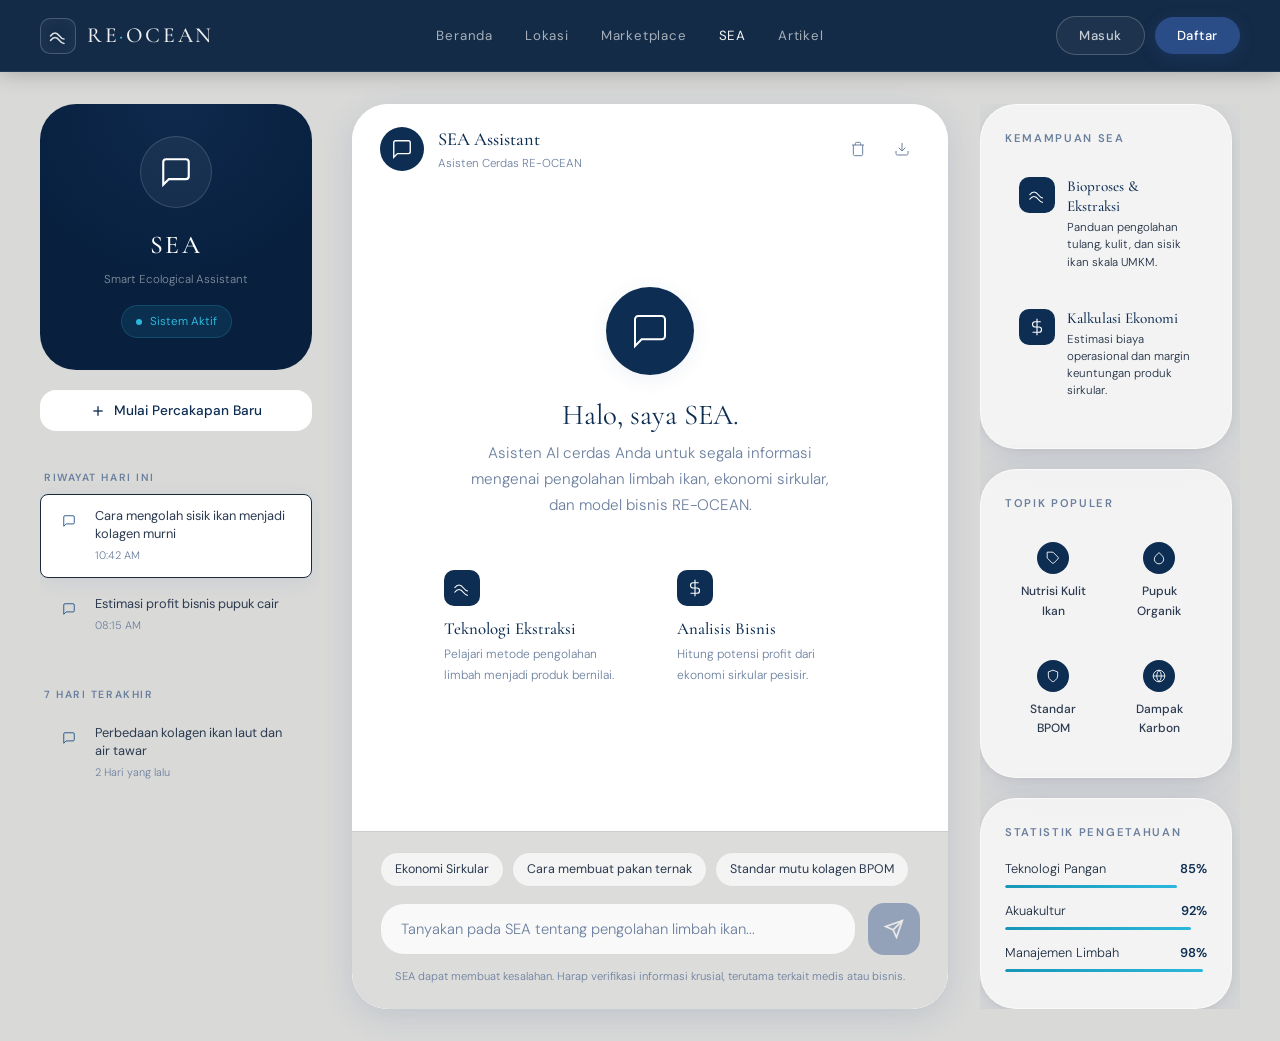
<file: ai-assistant.html>
<!DOCTYPE html>
<html lang="id">
<head>
  <meta charset="UTF-8">
  <meta name="viewport" content="width=device-width, initial-scale=1.0">
  <title>SEA Assistant | RE-OCEAN</title>
  <link rel="stylesheet" href="css/global.css?v=9">
  <link rel="stylesheet" href="css/ai.css?v=9">
</head>
<body class="ai-page">
  <nav class="navbar scrolled" id="navbar">
    <div class="nav-inner">
      <a href="index.html" class="nav-logo">
        <div class="nav-logo-mark"><svg viewBox="0 0 24 24"><path d="M2 12s3-4 6-4 6 4 6 4 3 4 6 4"/><path d="M2 18s3-4 6-4 6 4 6 4 3 4 6 4"/></svg></div>
        <span class="nav-logo-text">RE<span class="dot">·</span>OCEAN</span>
      </a>
      <ul class="nav-links" id="nav-links">
        <li><a href="index.html" class="nav-link">Beranda</a></li>
        <li><a href="lokasi.html" class="nav-link">Lokasi</a></li>
        <li><a href="marketplace.html" class="nav-link">Marketplace</a></li>
        <li><a href="ai-assistant.html" class="nav-link active">SEA</a></li>
        <li><a href="artikel.html" class="nav-link">Artikel</a></li>
      </ul>
      <div class="nav-actions">
        <a href="keranjang.html" class="btn-nav-cart" aria-label="Keranjang"><svg viewBox="0 0 24 24" fill="none" stroke="currentColor" stroke-width="2" stroke-linecap="round" stroke-linejoin="round"><circle cx="9" cy="21" r="1"></circle><circle cx="20" cy="21" r="1"></circle><path d="M1 1h4l2.68 13.39a2 2 0 0 0 2 1.61h9.72a2 2 0 0 0 2-1.61L23 6H6"></path></svg></a>
        <a href="login.html" class="btn-nav-login">Masuk</a>
        <a href="daftar.html" class="btn-nav-register">Daftar</a>
      </div>
      <button class="hamburger" id="hamburger"><span></span><span></span><span></span></button>
    </div>
  </nav>

  <div class="ai-layout">
    <!-- Sidebar -->
    <aside class="ai-sidebar">
      <div class="sea-brand">
        <div class="sea-logo">
          <svg viewBox="0 0 24 24"><path d="M21 15a2 2 0 0 1-2 2H7l-4 4V5a2 2 0 0 1 2-2h14a2 2 0 0 1 2 2z"/></svg>
        </div>
        <div class="sea-brand-name">SEA</div>
        <div class="sea-brand-sub">Smart Ecological Assistant</div>
        <div class="sea-online"><div class="sea-dot"></div>Sistem Aktif</div>
      </div>
      <button class="new-chat-btn" id="new-chat-btn" onclick="window.location.href='roomchat.html'">
        <svg viewBox="0 0 24 24" width="16" height="16" stroke="currentColor" fill="none" stroke-width="2"><line x1="12" y1="5" x2="12" y2="19"></line><line x1="5" y1="12" x2="19" y2="12"></line></svg>
        Mulai Percakapan Baru
      </button>
      <div style="margin-top:10px;">
        <span class="hist-label">Riwayat Hari Ini</span>
        <div class="hist-list">
          <div class="hist-item active">
            <div class="hist-item-icon"><svg viewBox="0 0 24 24"><path d="M21 15a2 2 0 0 1-2 2H7l-4 4V5a2 2 0 0 1 2-2h14a2 2 0 0 1 2 2z"/></svg></div>
            <div>
              <div class="hist-text">Cara mengolah sisik ikan menjadi kolagen murni</div>
              <div class="hist-time">10:42 AM</div>
            </div>
          </div>
          <div class="hist-item">
            <div class="hist-item-icon"><svg viewBox="0 0 24 24"><path d="M21 15a2 2 0 0 1-2 2H7l-4 4V5a2 2 0 0 1 2-2h14a2 2 0 0 1 2 2z"/></svg></div>
            <div>
              <div class="hist-text">Estimasi profit bisnis pupuk cair</div>
              <div class="hist-time">08:15 AM</div>
            </div>
          </div>
        </div>
      </div>
      <div style="margin-top:10px;">
        <span class="hist-label">7 Hari Terakhir</span>
        <div class="hist-list">
          <div class="hist-item">
            <div class="hist-item-icon"><svg viewBox="0 0 24 24"><path d="M21 15a2 2 0 0 1-2 2H7l-4 4V5a2 2 0 0 1 2-2h14a2 2 0 0 1 2 2z"/></svg></div>
            <div>
              <div class="hist-text">Perbedaan kolagen ikan laut dan air tawar</div>
              <div class="hist-time">2 Hari yang lalu</div>
            </div>
          </div>
        </div>
      </div>
    </aside>

    <!-- Main Chat -->
    <main class="ai-main">
      <div class="ai-chat-bar">
        <div class="ai-chat-bar-left">
          <div class="sea-avatar">
            <svg viewBox="0 0 24 24"><path d="M21 15a2 2 0 0 1-2 2H7l-4 4V5a2 2 0 0 1 2-2h14a2 2 0 0 1 2 2z"/></svg>
          </div>
          <div>
            <div class="ai-chat-name">SEA Assistant</div>
            <div class="ai-chat-sub">Asisten Cerdas RE-OCEAN</div>
          </div>
        </div>
        <div class="ai-chat-actions">
          <button class="ai-action-btn" aria-label="Bersihkan chat" id="clear-chat-btn"><svg viewBox="0 0 24 24"><path d="M3 6h18M19 6v14a2 2 0 0 1-2 2H7a2 2 0 0 1-2-2V6m3 0V4a2 2 0 0 1 2-2h4a2 2 0 0 1 2 2v2"/></svg></button>
          <button class="ai-action-btn" aria-label="Ekspor percakapan"><svg viewBox="0 0 24 24"><path d="M21 15v4a2 2 0 0 1-2 2H5a2 2 0 0 1-2-2v-4M7 10l5 5 5-5M12 15V3"/></svg></button>
        </div>
      </div>

      <div class="ai-messages" id="chat-container">
        <!-- Welcome Screen -->
        <div class="ai-welcome" id="welcome-screen">
          <div class="ai-welcome-icon">
            <svg viewBox="0 0 24 24"><path d="M21 15a2 2 0 0 1-2 2H7l-4 4V5a2 2 0 0 1 2-2h14a2 2 0 0 1 2 2z"/></svg>
          </div>
          <h2>Halo, saya SEA.</h2>
          <p>Asisten AI cerdas Anda untuk segala informasi mengenai pengolahan limbah ikan, ekonomi sirkular, dan model bisnis RE-OCEAN.</p>
          <div class="ai-welcome-grid">
            <div class="welcome-card" onclick="setQuery('Bagaimana proses ekstraksi kolagen dari sisik ikan kakap merah?')">
              <div class="welcome-card-icon"><svg viewBox="0 0 24 24"><path d="M2 12s3-4 6-4 6 4 6 4 3 4 6 4"/><path d="M2 18s3-4 6-4 6 4 6 4 3 4 6 4"/></svg></div>
              <h5>Teknologi Ekstraksi</h5>
              <p>Pelajari metode pengolahan limbah menjadi produk bernilai.</p>
            </div>
            <div class="welcome-card" onclick="setQuery('Berapa estimasi modal dan ROI untuk bisnis pupuk cair dari limbah ikan?')">
              <div class="welcome-card-icon"><svg viewBox="0 0 24 24"><line x1="12" y1="1" x2="12" y2="23"/><path d="M17 5H9.5a3.5 3.5 0 0 0 0 7h5a3.5 3.5 0 0 1 0 7H6"/></svg></div>
              <h5>Analisis Bisnis</h5>
              <p>Hitung potensi profit dari ekonomi sirkular pesisir.</p>
            </div>
          </div>
        </div>
      </div>

      <div class="ai-input-area">
        <div class="ai-suggestions" id="suggestions">
          <div class="ai-chip" onclick="setQuery('Apa itu ekonomi sirkular?')">Ekonomi Sirkular</div>
          <div class="ai-chip" onclick="setQuery('Cara membuat pakan ternak')">Cara membuat pakan ternak</div>
          <div class="ai-chip" onclick="setQuery('Standar mutu kolagen BPOM')">Standar mutu kolagen BPOM</div>
        </div>
        <div class="ai-input-row">
          <textarea class="ai-textarea" id="chat-input" placeholder="Tanyakan pada SEA tentang pengolahan limbah ikan..." rows="1"></textarea>
          <button class="ai-send" id="send-btn" disabled>
            <svg viewBox="0 0 24 24"><line x1="22" y1="2" x2="11" y2="13"></line><polygon points="22 2 15 22 11 13 2 9 22 2"></polygon></svg>
          </button>
        </div>
        <div class="ai-hint">SEA dapat membuat kesalahan. Harap verifikasi informasi krusial, terutama terkait medis atau bisnis.</div>
      </div>
    </main>

    <!-- Right Panel -->
    <aside class="ai-right">
      <div class="ai-panel card-white">
        <div class="ai-panel-title">Kemampuan SEA</div>
        
        <div class="ai-cap">
          <div class="ai-cap-icon"><svg viewBox="0 0 24 24"><path d="M2 12s3-4 6-4 6 4 6 4 3 4 6 4"/><path d="M2 18s3-4 6-4 6 4 6 4 3 4 6 4"/></svg></div>
          <div>
            <h5>Bioproses & Ekstraksi</h5>
            <p>Panduan pengolahan tulang, kulit, dan sisik ikan skala UMKM.</p>
          </div>
        </div>

        <div class="ai-cap">
          <div class="ai-cap-icon"><svg viewBox="0 0 24 24"><line x1="12" y1="1" x2="12" y2="23"/><path d="M17 5H9.5a3.5 3.5 0 0 0 0 7h5a3.5 3.5 0 0 1 0 7H6"/></svg></div>
          <div>
            <h5>Kalkulasi Ekonomi</h5>
            <p>Estimasi biaya operasional dan margin keuntungan produk sirkular.</p>
          </div>
        </div>
      </div>

      <div class="ai-panel card-white">
        <div class="ai-panel-title">Topik Populer</div>
        <div class="topic-grid">
          <div class="topic-btn" onclick="setQuery('Nutrisi Kulit Ikan')">
            <div class="topic-btn-icon"><svg viewBox="0 0 24 24"><path d="M20.59 13.41l-7.17 7.17a2 2 0 0 1-2.83 0L2 12V2h10l8.59 8.59a2 2 0 0 1 0 2.82z"/><line x1="7" y1="7" x2="7.01" y2="7"/></svg></div>
            Nutrisi Kulit Ikan
          </div>
          <div class="topic-btn" onclick="setQuery('Pupuk Organik')">
            <div class="topic-btn-icon"><svg viewBox="0 0 24 24"><path d="M12 2.69l5.66 5.66a8 8 0 1 1-11.31 0z"/></svg></div>
            Pupuk Organik
          </div>
          <div class="topic-btn" onclick="setQuery('Standar BPOM')">
            <div class="topic-btn-icon"><svg viewBox="0 0 24 24"><path d="M12 22s8-4 8-10V5l-8-3-8 3v7c0 6 8 10 8 10z"/></svg></div>
            Standar BPOM
          </div>
          <div class="topic-btn" onclick="setQuery('Dampak Karbon')">
            <div class="topic-btn-icon"><svg viewBox="0 0 24 24"><circle cx="12" cy="12" r="10"/><path d="M12 2a14.5 14.5 0 0 0 0 20 14.5 14.5 0 0 0 0-20"/><path d="M2 12h20"/></svg></div>
            Dampak Karbon
          </div>
        </div>
      </div>

      <div class="ai-panel card-white">
        <div class="ai-panel-title">Statistik Pengetahuan</div>
        <div class="ai-stat-row">
          <div class="ai-stat-bar-label"><span>Teknologi Pangan</span><span>85%</span></div>
          <div class="ai-stat-bar"><div class="ai-stat-fill" style="width:85%"></div></div>
        </div>
        <div class="ai-stat-row">
          <div class="ai-stat-bar-label"><span>Akuakultur</span><span>92%</span></div>
          <div class="ai-stat-bar"><div class="ai-stat-fill" style="width:92%"></div></div>
        </div>
        <div class="ai-stat-row">
          <div class="ai-stat-bar-label"><span>Manajemen Limbah</span><span>98%</span></div>
          <div class="ai-stat-bar"><div class="ai-stat-fill" style="width:98%"></div></div>
        </div>
      </div>
    </aside>
  </div>

  <script src="js/main.js"></script>
  <script src="js/ai.js"></script>
</body>
</html>
</file>
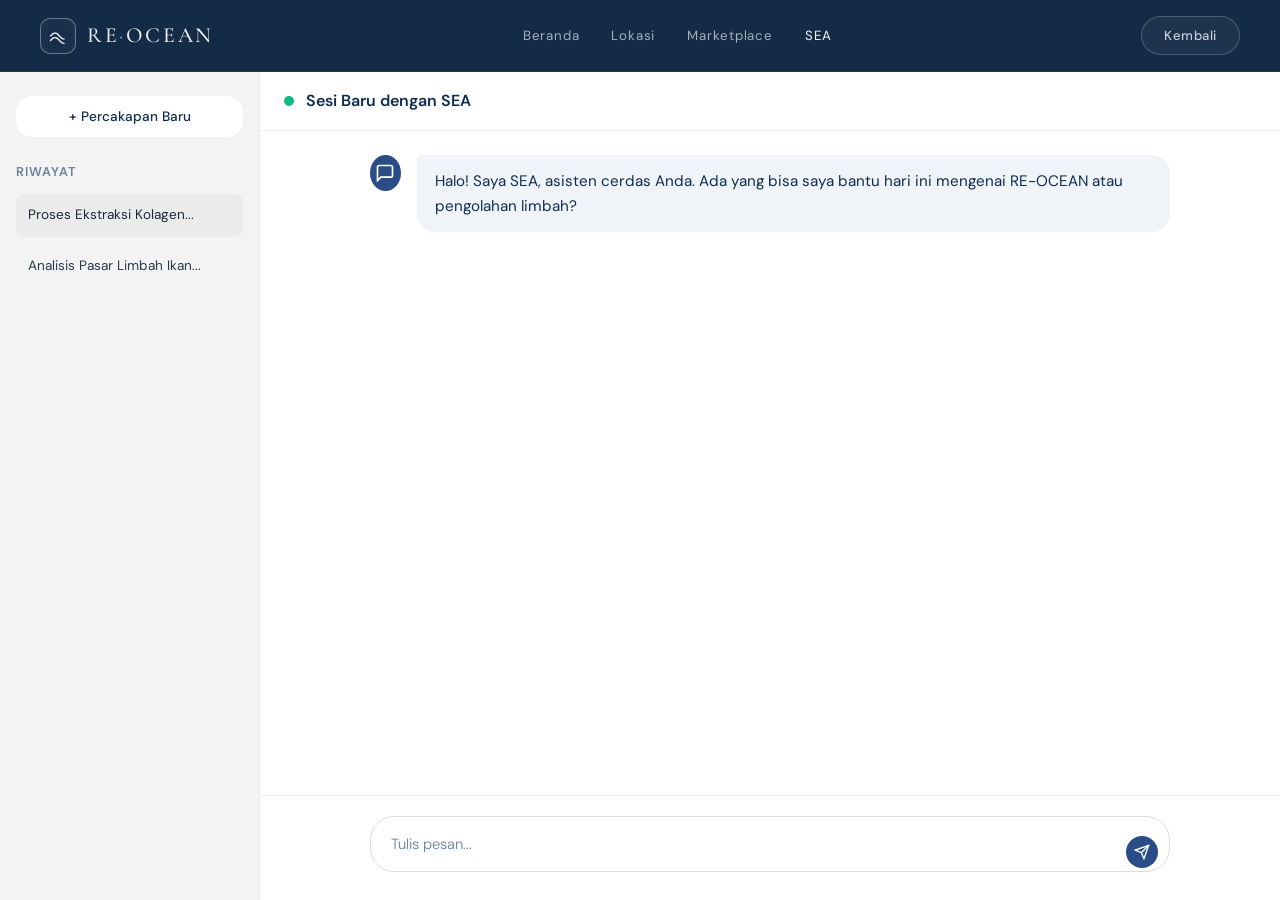
<file: roomchat.html>
<!DOCTYPE html>
<html lang="id">
<head>
  <meta charset="UTF-8">
  <meta name="viewport" content="width=device-width, initial-scale=1.0">
  <title>SEA Chat Room | RE-OCEAN</title>
  <link rel="stylesheet" href="css/global.css?v=9">
  <link rel="stylesheet" href="css/ai.css?v=9">
  <style>
    body { background: var(--bg-main); overflow: hidden; }
    .chat-room-layout {
      display: flex; height: 100vh;
      padding-top: var(--nav-height);
    }
    .chat-room-sidebar {
      width: 260px; background: rgba(255,255,255,0.7);
      border-right: 1px solid rgba(0,0,0,0.05);
      padding: 24px 16px;
      display: flex; flex-direction: column;
    }
    .chat-room-main {
      flex: 1; display: flex; flex-direction: column;
      background: #fff;
      position: relative;
    }
    .chat-room-header {
      padding: 16px 24px; border-bottom: 1px solid rgba(0,0,0,0.05);
      display: flex; justify-content: space-between; align-items: center;
      background: rgba(255,255,255,0.9);
      backdrop-filter: blur(10px);
    }
    .chat-area {
      flex: 1; overflow-y: auto; padding: 24px;
      display: flex; flex-direction: column; gap: 24px;
    }
    .chat-input-wrapper {
      padding: 20px 24px; border-top: 1px solid rgba(0,0,0,0.05);
      background: #fff;
    }
    /* Messages */
    .msg-row { display: flex; gap: 16px; max-width: 800px; margin: 0 auto; width: 100%; }
    .msg-user { flex-direction: row-reverse; }
    .msg-avatar { width: 36px; height: 36px; border-radius: 50%; background: var(--primary); color: #fff; display: flex; align-items: center; justify-content: center; }
    .msg-user .msg-avatar { background: var(--navy-800); }
    .msg-bubble { background: #f0f4f8; padding: 14px 18px; border-radius: 18px; border-top-left-radius: 4px; font-size: 0.95rem; line-height: 1.6; color: var(--navy-900); }
    .msg-user .msg-bubble { background: var(--primary); color: #fff; border-radius: 18px; border-top-right-radius: 4px; }
  </style>
</head>
<body>
  <nav class="navbar" id="navbar">
    <div class="nav-inner">
      <a href="index.html" class="nav-logo">
        <div class="nav-logo-mark">
          <svg viewBox="0 0 24 24"><path d="M2 12s3-4 6-4 6 4 6 4 3 4 6 4"/><path d="M2 18s3-4 6-4 6 4 6 4 3 4 6 4"/></svg>
        </div>
        <span class="nav-logo-text">RE<span class="dot">·</span>OCEAN</span>
      </a>
      <ul class="nav-links" id="nav-links">
        <li><a href="index.html" class="nav-link">Beranda</a></li>
        <li><a href="lokasi.html" class="nav-link">Lokasi</a></li>
        <li><a href="marketplace.html" class="nav-link">Marketplace</a></li>
        <li><a href="ai-assistant.html" class="nav-link active">SEA</a></li>
      </ul>
      <div class="nav-actions">
        <a href="ai-assistant.html" class="btn-nav-login">Kembali</a>
      </div>
    </div>
  </nav>

  <div class="chat-room-layout">
    <div class="chat-room-sidebar">
      <button class="new-chat-btn" onclick="window.location.reload()">
        + Percakapan Baru
      </button>
      <div style="margin-top:24px; font-size:0.8rem; font-weight:600; color:var(--text-muted); text-transform:uppercase; letter-spacing:1px;">Riwayat</div>
      <div style="margin-top:12px; display:flex; flex-direction:column; gap:8px;">
        <div style="padding:10px 12px; background:rgba(0,0,0,0.03); border-radius:8px; font-size:0.85rem; cursor:pointer;">Proses Ekstraksi Kolagen...</div>
        <div style="padding:10px 12px; font-size:0.85rem; color:var(--text-body); cursor:pointer;">Analisis Pasar Limbah Ikan...</div>
      </div>
    </div>

    <div class="chat-room-main">
      <div class="chat-room-header">
        <div style="display:flex; align-items:center; gap:12px;">
          <div style="width:10px; height:10px; background:#10b981; border-radius:50%;"></div>
          <span style="font-weight:600; color:var(--navy-900);">Sesi Baru dengan SEA</span>
        </div>
      </div>
      
      <div class="chat-area" id="chat-area">
        <div class="msg-row">
          <div class="msg-avatar">
            <svg viewBox="0 0 24 24" width="20" height="20" stroke="currentColor" fill="none" stroke-width="2"><path d="M21 15a2 2 0 0 1-2 2H7l-4 4V5a2 2 0 0 1 2-2h14a2 2 0 0 1 2 2z"/></svg>
          </div>
          <div class="msg-bubble">Halo! Saya SEA, asisten cerdas Anda. Ada yang bisa saya bantu hari ini mengenai RE-OCEAN atau pengolahan limbah?</div>
        </div>
      </div>

      <div class="chat-input-wrapper">
        <div style="max-width:800px; margin:0 auto; position:relative;">
          <textarea class="ai-textarea" id="chat-input" placeholder="Tulis pesan..." rows="1" style="width:100%; padding:16px 50px 16px 20px; border-radius:24px; border:1px solid #ddd; outline:none; resize:none;"></textarea>
          <button id="send-btn" style="position:absolute; right:12px; bottom:12px; width:32px; height:32px; background:var(--primary); color:#fff; border:none; border-radius:50%; display:flex; align-items:center; justify-content:center; cursor:pointer;">
            <svg viewBox="0 0 24 24" width="16" height="16" stroke="currentColor" fill="none" stroke-width="2"><line x1="22" y1="2" x2="11" y2="13"></line><polygon points="22 2 15 22 11 13 2 9 22 2"></polygon></svg>
          </button>
        </div>
      </div>
    </div>
  </div>

  <script src="js/main.js"></script>
  <script>
    const input = document.getElementById('chat-input');
    const btn = document.getElementById('send-btn');
    const area = document.getElementById('chat-area');

    btn.addEventListener('click', () => {
      if (!input.value.trim()) return;
      
      // User message
      const text = input.value;
      input.value = '';
      
      const userHtml = `
        <div class="msg-row msg-user">
          <div class="msg-avatar">U</div>
          <div class="msg-bubble">${text}</div>
        </div>
      `;
      area.insertAdjacentHTML('beforeend', userHtml);
      area.scrollTop = area.scrollHeight;

      // Bot reply
      setTimeout(() => {
        const botHtml = `
          <div class="msg-row">
            <div class="msg-avatar">
              <svg viewBox="0 0 24 24" width="20" height="20" stroke="currentColor" fill="none" stroke-width="2"><path d="M21 15a2 2 0 0 1-2 2H7l-4 4V5a2 2 0 0 1 2-2h14a2 2 0 0 1 2 2z"/></svg>
            </div>
            <div class="msg-bubble">Maaf, saya dalam mode demonstrasi. Untuk pertanyaan nyata, fitur NLP sedang dikembangkan oleh tim RE-OCEAN.</div>
          </div>
        `;
        area.insertAdjacentHTML('beforeend', botHtml);
        area.scrollTop = area.scrollHeight;
      }, 1000);
    });

    input.addEventListener('keypress', (e) => {
      if (e.key === 'Enter' && !e.shiftKey) {
        e.preventDefault();
        btn.click();
      }
    });
  </script>
</body>
</html>
</file>
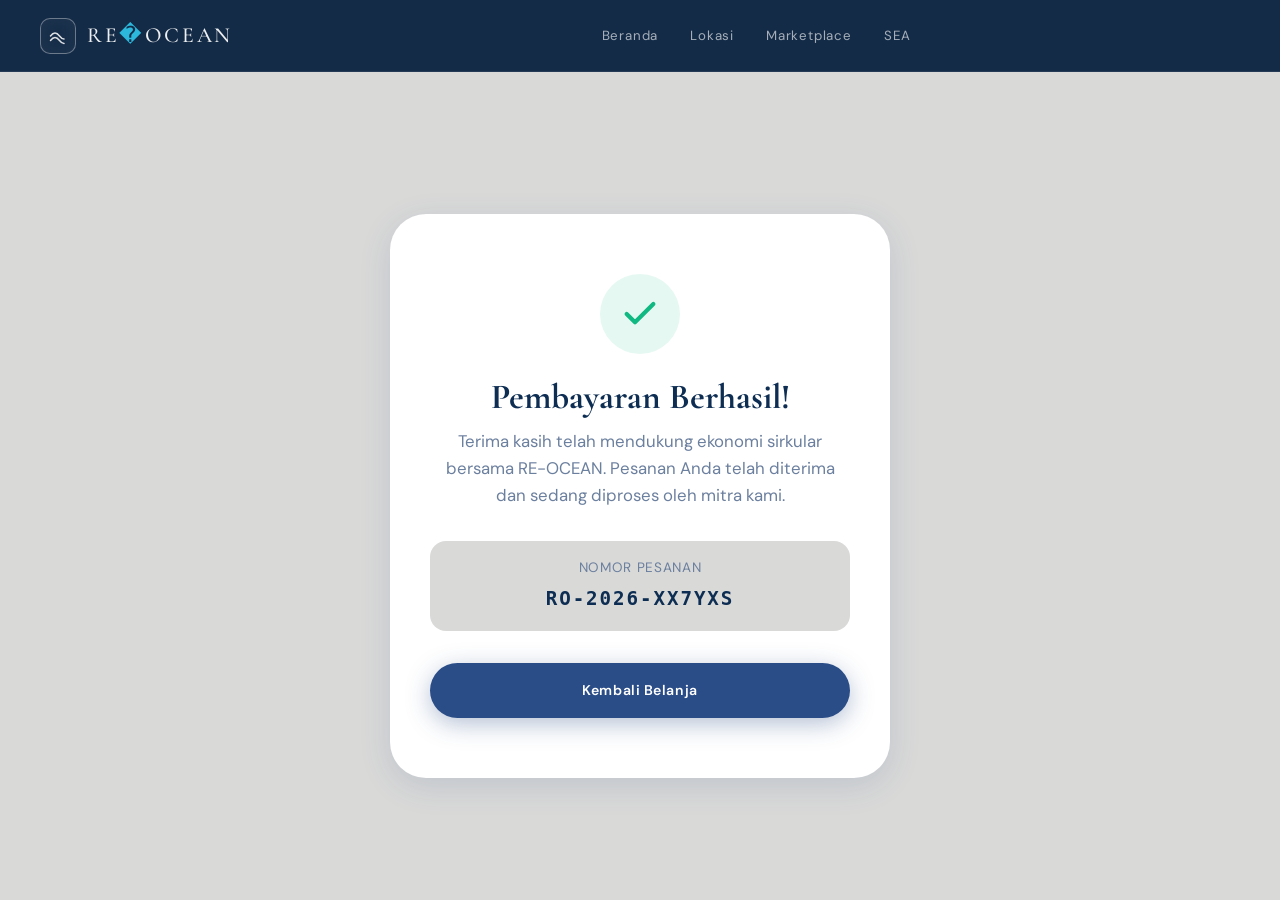
<file: success.html>
<!DOCTYPE html>
<html lang="id">
<head>
  <meta charset="UTF-8">
  <meta name="viewport" content="width=device-width, initial-scale=1.0">
  <title>Pembayaran Berhasil | RE-OCEAN</title>
  <link rel="stylesheet" href="css/global.css?v=9">
  <style>
    .success-page {
      padding: calc(var(--nav-height) + 120px) 0 100px;
      background: var(--bg-main);
      min-height: 100vh;
      display: flex;
      align-items: center;
      justify-content: center;
      text-align: center;
    }
    
    .success-card {
      background: #fff;
      padding: 60px 40px;
      border-radius: var(--radius-xl);
      box-shadow: var(--shadow-md);
      max-width: 500px;
      width: 100%;
    }
    
    .success-icon {
      width: 80px;
      height: 80px;
      border-radius: 50%;
      background: rgba(16, 185, 129, 0.1);
      color: #10b981;
      display: flex;
      align-items: center;
      justify-content: center;
      margin: 0 auto 24px;
    }
    
    .success-icon svg {
      width: 40px;
      height: 40px;
      stroke: currentColor;
      stroke-width: 2.5;
      stroke-linecap: round;
      stroke-linejoin: round;
      fill: none;
    }
    
    .success-title {
      font-family: var(--font-serif);
      font-size: 2.2rem;
      color: var(--navy-900);
      margin-bottom: 12px;
    }
    
    .success-desc {
      color: var(--text-muted);
      font-size: 1.05rem;
      line-height: 1.6;
      margin-bottom: 32px;
    }
    
    .order-number {
      background: var(--bg-main);
      padding: 16px;
      border-radius: var(--radius-md);
      margin-bottom: 32px;
    }
    
    .order-number span {
      display: block;
      font-size: 0.85rem;
      color: var(--text-muted);
      text-transform: uppercase;
      letter-spacing: 0.05em;
      margin-bottom: 4px;
    }
    
    .order-number strong {
      font-family: var(--font-mono, monospace);
      font-size: 1.2rem;
      color: var(--navy-900);
      letter-spacing: 0.1em;
    }
    
    .btn-return {
      display: inline-block;
      width: 100%;
      padding: 16px;
      border-radius: var(--radius-full);
      font-weight: 600;
      text-decoration: none;
    }
  </style>
</head>
<body>
  <nav class="navbar" id="navbar">
    <div class="nav-inner">
      <a href="index.html" class="nav-logo">
        <div class="nav-logo-mark">
          <svg viewBox="0 0 24 24"><path d="M2 12s3-4 6-4 6 4 6 4 3 4 6 4"/><path d="M2 18s3-4 6-4 6 4 6 4 3 4 6 4"/></svg>
        </div>
        <span class="nav-logo-text">RE<span class="dot">�</span>OCEAN</span>
      </a>
      <ul class="nav-links">
        <li><a href="index.html" class="nav-link">Beranda</a></li>
        <li><a href="lokasi.html" class="nav-link">Lokasi</a></li>
        <li><a href="marketplace.html" class="nav-link">Marketplace</a></li>
        <li><a href="ai-assistant.html" class="nav-link">SEA</a></li>
      </ul>
    </div>
  </nav>

  <div class="success-page">
    <div class="container" style="display:flex; justify-content:center;">
      <div class="success-card">
        <div class="success-icon">
          <svg viewBox="0 0 24 24"><polyline points="20 6 9 17 4 12"></polyline></svg>
        </div>
        <h1 class="success-title">Pembayaran Berhasil!</h1>
        <p class="success-desc">Terima kasih telah mendukung ekonomi sirkular bersama RE-OCEAN. Pesanan Anda telah diterima dan sedang diproses oleh mitra kami.</p>
        
        <div class="order-number">
          <span>Nomor Pesanan</span>
          <strong id="random-order">RO-2026-X89KF</strong>
        </div>
        
        <a href="marketplace.html" class="btn btn-ocean btn-return">Kembali Belanja</a>
      </div>
    </div>
  </div>

  <script src="js/main.js"></script>
  <script>
    document.addEventListener("DOMContentLoaded", () => {
      const chars = "ABCDEFGHIJKLMNOPQRSTUVWXYZ0123456789";
      let result = "RO-2026-";
      for (let i = 0; i < 6; i++) {
        result += chars.charAt(Math.floor(Math.random() * chars.length));
      }
      document.getElementById("random-order").textContent = result;
    });
  </script>
</body>
</html>
</file>
<file: css/global.css>
/* =============================================================
   RE-OCEAN — Global Design System v3 (Ocean Glass Edition)
   Fonts: Cormorant Garamond + DM Sans
   Palette: Ocean Blue + Warm Sand + Glassmorphism
   ============================================================= */

@import url('https://fonts.googleapis.com/css2?family=Cormorant+Garamond:ital,wght@0,300;0,400;0,500;0,600;0,700;1,300;1,400;1,600&family=DM+Sans:wght@300;400;500;600;700&display=swap');

/* ── Design Tokens ─────────────────────────────────────────── */
:root {
  /* Primary Blue — same as v2 */
  --primary:       #2a4d88;
  --primary-dark:  #1e3a6e;
  --primary-light: #3a5f9f;
  --primary-glow:  rgba(42,77,136,0.30);

  /* Ocean Navy — v2 scale (not pitch black) */
  --navy-950: #08203E;
  --navy-900: #0D2D52;
  --navy-800: #123C69;
  --navy-700: #1A4D83;
  --navy-600: #2a4d88;
  --navy-500: #337ECA;
  --blue-400: #4B9FE3;
  --blue-300: #73BFF1;
  --teal-400: #1896B8;
  --teal-300: #2BB8DC;
  --teal-200: #7FD4E8;

  /* Site Background — v2 warm palette */
  --bg-main:    #d9d9d8;
  --bg-section: #d9d9d8;
  --bg-mid:     #c8c8c7;
  --bg-light:   #e8e8e7;
  --bg-white:   #f5f5f4;

  /* Glassmorphism tokens */
  --glass-bg:          rgba(255, 255, 255, 0.68);
  --glass-bg-dark:     rgba(13, 45, 82, 0.60);
  --glass-border:      rgba(255, 255, 255, 0.55);
  --glass-border-dark: rgba(255, 255, 255, 0.12);
  --glass-blur:        blur(22px);
  --glass-shadow:      0 10px 40px rgba(42, 77, 136, 0.12), 0 2px 8px rgba(0,0,0,0.06);
  --glass-shadow-dark: 0 10px 40px rgba(0, 0, 0, 0.35);

  /* Dark glass (on dark sections) */
  --glass-dark:         rgba(255,255,255,0.065);
  --glass-dark-hover:   rgba(255,255,255,0.11);
  --glass-dark-border:  rgba(255,255,255,0.12);
  --glass-dark-border2: rgba(255,255,255,0.20);

  /* Text */
  --text-dark:  #1a2a3e;
  --text-body:  #2C3A50;
  --text-muted: #6B7F9E;
  --text-light: rgba(255,255,255,0.92);
  --text-light-muted: rgba(255,255,255,0.55);
  --text-light-dim:   rgba(255,255,255,0.32);

  /* Shadows */
  --shadow-soft:    0 4px 20px rgba(42,77,136,0.08);
  --shadow-md:      0 8px 32px rgba(42,77,136,0.14);
  --shadow-lg:      0 20px 60px rgba(42,77,136,0.18);
  --shadow-glass:   0 8px 32px rgba(6,13,27,0.18);
  --shadow-navy:    0 12px 48px rgba(6,13,27,0.30);
  --shadow-primary: 0 6px 24px rgba(42,77,136,0.35);

  /* Typography */
  --font-serif: 'Cormorant Garamond', Georgia, serif;
  --font-sans:  'DM Sans', system-ui, sans-serif;

  /* Spacing */
  --radius-sm:   8px;
  --radius-md:   16px;
  --radius-lg:   24px;
  --radius-xl:   36px;
  --radius-full: 9999px;

  --nav-height: 72px;
  --max-width:  1280px;
  --transition: all 0.35s cubic-bezier(0.4, 0, 0.2, 1);
}

/* ── Reset ─────────────────────────────────────────────────── */
*, *::before, *::after { box-sizing: border-box; margin: 0; padding: 0; }
html { scroll-behavior: smooth; overflow-x: hidden; }

body {
  font-family: var(--font-sans);
  background: var(--bg-main);
  background-image:
    radial-gradient(ellipse at 10% 20%, rgba(42,77,136,0.10) 0%, transparent 40%),
    radial-gradient(ellipse at 90% 70%, rgba(24,150,184,0.08) 0%, transparent 40%);
  background-attachment: fixed;
  color: var(--text-dark);
  line-height: 1.65;
  -webkit-font-smoothing: antialiased;
  animation: pageFadeIn 0.45s ease;
}

@keyframes pageFadeIn {
  from { opacity: 0; transform: translateY(6px); }
  to   { opacity: 1; transform: translateY(0); }
}

img { display: block; max-width: 100%; }
a   { color: inherit; text-decoration: none; }
button { cursor: pointer; border: none; background: none; font-family: inherit; }
ul, ol { list-style: none; }
input, textarea, select { font-family: inherit; }

/* ── Typography ────────────────────────────────────────────── */
h1, h2, h3 { font-family: var(--font-serif); line-height: 1.1; }
h4, h5, h6  { font-family: var(--font-sans); line-height: 1.3; }

.display {
  font-family: var(--font-serif);
  font-weight: 300;
  letter-spacing: -0.01em;
}

.serif { font-family: var(--font-serif); }

.text-gradient-ocean {
  background: linear-gradient(135deg, var(--teal-300) 0%, #a8d8f0 100%);
  -webkit-background-clip: text;
  -webkit-text-fill-color: transparent;
  background-clip: text;
}

.text-gradient-warm {
  background: linear-gradient(135deg, var(--warm-300) 0%, var(--warm-50) 100%);
  -webkit-background-clip: text;
  -webkit-text-fill-color: transparent;
  background-clip: text;
}

.section-label {
  font-family: var(--font-sans);
  font-size: 0.68rem;
  font-weight: 500;
  letter-spacing: 0.22em;
  text-transform: uppercase;
  color: var(--teal-400);
  margin-bottom: 12px;
  display: block;
}

.section-label-light {
  color: rgba(255,255,255,0.45);
}

/* ── Layout ────────────────────────────────────────────────── */
.container {
  max-width: var(--max-width);
  margin: 0 auto;
  padding: 0 40px;
}

.section { padding: 100px 0; }
.section-dark { background: var(--navy-800); }
.section-navy { background: var(--navy-900); }
.section-warm { background: var(--bg-light); }

/* ── Glass Cards ───────────────────────────────────────────── */

/* On dark/navy backgrounds */
.glass {
  background: var(--glass-dark);
  backdrop-filter: blur(24px);
  -webkit-backdrop-filter: blur(24px);
  border: 1px solid var(--glass-dark-border);
  border-radius: var(--radius-lg);
  transition: var(--transition);
}

.glass:hover {
  background: var(--glass-dark-hover);
  border-color: var(--glass-dark-border2);
  transform: translateY(-3px);
  box-shadow: var(--shadow-glass);
}

/* On light/white backgrounds */
.glass-light {
  background: var(--glass-light);
  backdrop-filter: blur(24px);
  -webkit-backdrop-filter: blur(24px);
  border: 1px solid var(--glass-light-border);
  border-radius: var(--radius-lg);
  box-shadow: var(--shadow-soft);
  transition: var(--transition);
}

.glass-light:hover {
  background: var(--glass-light-hover);
  box-shadow: var(--shadow-md);
  transform: translateY(-3px);
}

/* Pure card on light/mid bg — Glassmorphism */
.card-white {
  background: var(--glass-bg);
  backdrop-filter: var(--glass-blur);
  -webkit-backdrop-filter: var(--glass-blur);
  border: 1px solid var(--glass-border);
  border-radius: var(--radius-lg);
  box-shadow: var(--glass-shadow);
  transition: var(--transition);
}

.card-white:hover {
  background: rgba(255,255,255,0.82);
  box-shadow: var(--shadow-md);
  transform: translateY(-3px);
}

/* ── Buttons ───────────────────────────────────────────────── */
.btn {
  display: inline-flex;
  align-items: center;
  justify-content: center;
  gap: 10px;
  padding: 14px 32px;
  border-radius: var(--radius-full);
  font-family: var(--font-sans);
  font-weight: 500;
  font-size: 0.88rem;
  letter-spacing: 0.04em;
  transition: var(--transition);
  white-space: nowrap;
}

/* Primary — ocean blue */
.btn-ocean {
  background: var(--primary);
  color: #ffffff;
  box-shadow: var(--shadow-primary);
}
.btn-ocean:hover {
  background: var(--primary-light);
  box-shadow: 0 10px 32px rgba(42,77,136,0.42);
  transform: translateY(-2px);
}

/* Ghost on dark bg */
.btn-ghost-light {
  background: rgba(255,255,255,0.08);
  color: rgba(255,255,255,0.88);
  border: 1px solid rgba(255,255,255,0.22);
  backdrop-filter: blur(8px);
}
.btn-ghost-light:hover {
  background: rgba(255,255,255,0.14);
  border-color: rgba(255,255,255,0.4);
  transform: translateY(-2px);
}

/* Solid navy on light bg */
.btn-navy {
  background: var(--navy-700);
  color: #ffffff;
  box-shadow: var(--shadow-soft);
}
.btn-navy:hover {
  background: var(--navy-800);
  transform: translateY(-2px);
  box-shadow: var(--shadow-md);
}

/* Outline on light bg */
.btn-outline-dark {
  background: transparent;
  color: var(--navy-700);
  border: 1.5px solid var(--navy-600);
}
.btn-outline-dark:hover {
  background: var(--navy-700);
  color: #ffffff;
}

/* Small */
.btn-sm { padding: 9px 22px; font-size: 0.8rem; }

/* ── Navigation ──────────────────────────────────────────── */
.navbar {
  position: fixed;
  top: 0; left: 0; right: 0;
  height: var(--nav-height);
  z-index: 1000;
  transition: all 0.45s cubic-bezier(0.4, 0, 0.2, 1);
  background: rgba(8,32,62,0.94);
  backdrop-filter: blur(24px);
  -webkit-backdrop-filter: blur(24px);
  border-bottom: 1px solid rgba(255,255,255,0.07);
}

.navbar.transparent {
  background: transparent;
  border-bottom-color: transparent;
  backdrop-filter: none;
  -webkit-backdrop-filter: none;
}

/* When scrolled: shrink to floating pill */
.navbar.nav-compact {
  top: 12px; left: 20px; right: 20px;
  border-radius: 20px;
  box-shadow: 0 4px 32px rgba(0,0,0,0.28);
  background: rgba(8,32,62,0.96);
  backdrop-filter: blur(28px);
  -webkit-backdrop-filter: blur(28px);
}

.navbar.scrolled {
  box-shadow: 0 2px 20px rgba(0,0,0,0.22);
}

.nav-inner {
  max-width: var(--max-width);
  margin: 0 auto;
  padding: 0 40px;
  height: 100%;
  display: flex;
  align-items: center;
  justify-content: space-between;
  gap: 40px;
}

.nav-logo {
  display: flex;
  align-items: center;
  gap: 11px;
  flex-shrink: 0;
}

.nav-logo-mark {
  width: 36px; height: 36px;
  border: 1.5px solid rgba(255,255,255,0.35);
  border-radius: 10px;
  display: flex; align-items: center; justify-content: center;
  background: rgba(255,255,255,0.06);
  backdrop-filter: blur(8px);
  transition: var(--transition);
}

.navbar.scrolled .nav-logo-mark {
  border-color: rgba(255,255,255,0.2);
}

.nav-logo-mark svg { width: 18px; height: 18px; stroke: rgba(255,255,255,0.85); fill: none; stroke-width: 2; stroke-linecap: round; }

.nav-logo-text {
  font-family: var(--font-serif);
  font-size: 1.35rem;
  font-weight: 500;
  letter-spacing: 0.12em;
  color: rgba(255,255,255,0.92);
  text-transform: uppercase;
}

.nav-logo-text .dot { color: var(--teal-300); }

.nav-links {
  display: flex;
  align-items: center;
  gap: 0;
  flex: 1;
  justify-content: center;
}

.nav-link {
  padding: 8px 16px;
  font-family: var(--font-sans);
  font-size: 0.83rem;
  font-weight: 400;
  letter-spacing: 0.06em;
  color: rgba(255,255,255,0.62);
  transition: var(--transition);
  border-radius: var(--radius-full);
}

.nav-link:hover { color: rgba(255,255,255,0.95); background: rgba(255,255,255,0.07); }
.nav-link.active { color: rgba(255,255,255,0.95); }

.nav-actions {
  display: flex;
  align-items: center;
  gap: 10px;
  flex-shrink: 0;
}

.btn-nav-login {
  padding: 8px 22px;
  border-radius: var(--radius-full);
  font-family: var(--font-sans);
  font-size: 0.82rem;
  font-weight: 500;
  color: rgba(255,255,255,0.75);
  border: 1px solid rgba(255,255,255,0.2);
  background: rgba(255,255,255,0.04);
  transition: var(--transition);
  letter-spacing: 0.04em;
}
.btn-nav-login:hover { background: rgba(255,255,255,0.1); color: #fff; border-color: rgba(255,255,255,0.35); }

.btn-nav-register {
  padding: 8px 22px;
  border-radius: var(--radius-full);
  font-family: var(--font-sans);
  font-size: 0.82rem;
  font-weight: 500;
  color: #ffffff;
  background: var(--primary);
  box-shadow: 0 4px 16px rgba(42,77,136,0.30);
  transition: var(--transition);
  letter-spacing: 0.04em;
}
.btn-nav-register:hover { background: var(--primary-light); transform: translateY(-1px); box-shadow: 0 6px 22px rgba(42,77,136,0.42); }

.hamburger { display: none; flex-direction: column; gap: 5px; padding: 8px; }
.hamburger span { width: 22px; height: 1.5px; background: rgba(255,255,255,0.75); border-radius: 1px; transition: var(--transition); }

/* ── Section Headers ───────────────────────────────────────── */
.section-head { text-align: center; margin-bottom: 70px; }

.section-head h2 {
  font-size: clamp(2.2rem, 4vw, 3.4rem);
  font-weight: 400;
  margin-bottom: 16px;
  letter-spacing: -0.01em;
}

.section-head p {
  font-size: 0.95rem;
  max-width: 520px;
  margin: 0 auto;
  line-height: 1.8;
}

.section-head.light h2 { color: var(--warm-50); }
.section-head.light p  { color: rgba(255,255,255,0.5); }

/* ── Reveal ─────────────────────────────────────────────────── */
.reveal { opacity: 0; transform: translateY(28px); transition: opacity 0.7s ease, transform 0.7s ease; }
.reveal.visible { opacity: 1; transform: translateY(0); }
.reveal-delay-1 { transition-delay: 0.12s; }
.reveal-delay-2 { transition-delay: 0.24s; }
.reveal-delay-3 { transition-delay: 0.36s; }
.reveal-delay-4 { transition-delay: 0.48s; }

/* ── Divider line ──────────────────────────────────────────── */
.thin-line { height: 1px; background: rgba(255,255,255,0.08); }
.thin-line-warm { height: 1px; background: var(--warm-200); }

/* ── Scrollbar ───────────────────────────────────────────── */
::-webkit-scrollbar { width: 5px; }
::-webkit-scrollbar-track { background: var(--bg-mid); }
::-webkit-scrollbar-thumb { background: var(--primary); border-radius: 3px; }
::-webkit-scrollbar-thumb:hover { background: var(--primary-light); }

/* ── Selection ───────────────────────────────────────────── */
::selection { background: rgba(42,77,136,0.22); }

/* ── Form input ────────────────────────────────────────────── */
.form-input {
  width: 100%;
  padding: 13px 18px;
  border: 1.5px solid rgba(42,77,136,0.18);
  border-radius: var(--radius-md);
  font-family: var(--font-sans);
  font-size: 0.9rem;
  color: var(--text-dark);
  background: rgba(255,255,255,0.75);
  backdrop-filter: blur(8px);
  outline: none;
  transition: var(--transition);
}
.form-input::placeholder { color: var(--text-muted); }
.form-input:focus { border-color: var(--primary); box-shadow: 0 0 0 3px rgba(42,77,136,0.12); background: rgba(255,255,255,0.95); }

/* ── Badge ──────────────────────────────────────────────────── */
.badge {
  display: inline-flex;
  align-items: center;
  padding: 3px 10px;
  border-radius: var(--radius-full);
  font-family: var(--font-sans);
  font-size: 0.67rem;
  font-weight: 600;
  letter-spacing: 0.07em;
  text-transform: uppercase;
}
.badge-teal    { background: rgba(42,77,136,0.12); color: var(--primary); border: 1px solid rgba(42,77,136,0.20); }
.badge-warm    { background: rgba(217,217,216,0.6); color: var(--text-body); border: 1px solid rgba(0,0,0,0.08); }
.badge-white   { background: rgba(255,255,255,0.12); color: rgba(255,255,255,0.8); border: 1px solid rgba(255,255,255,0.18); }
.badge-green   { background: rgba(16,185,129,0.12); color: #10b981; border: 1px solid rgba(16,185,129,0.2); }
.badge-red     { background: rgba(239,68,68,0.1); color: #ef4444; border: 1px solid rgba(239,68,68,0.15); }
.badge-blue    { background: rgba(42,77,136,0.12); color: var(--primary); border: 1px solid rgba(42,77,136,0.2); font-weight: 700; }
.badge-warning { background: #FEF3C7; color: #B45309; border: 1px solid #FDE68A; font-weight: 700; }

/* ── Footer ────────────────────────────────────────────────── */
.footer {
  background: var(--navy-950);
  color: rgba(255,255,255,0.6);
  padding: 80px 0 36px;
  border-top: 1px solid rgba(255,255,255,0.05);
}

.footer-grid {
  display: grid;
  grid-template-columns: 2fr 1fr 1fr 1fr;
  gap: 56px;
  margin-bottom: 60px;
}

.footer-brand p { font-size: 0.86rem; line-height: 1.8; margin: 16px 0 24px; max-width: 300px; }

.footer-socials { display: flex; gap: 10px; }
.footer-social {
  width: 36px; height: 36px;
  border-radius: var(--radius-sm);
  border: 1px solid rgba(255,255,255,0.08);
  display: flex; align-items: center; justify-content: center;
  font-size: 0.72rem; font-weight: 700; color: rgba(255,255,255,0.4);
  transition: var(--transition);
}
.footer-social:hover { border-color: var(--teal-400); color: var(--teal-300); background: rgba(24,150,184,0.1); transform: translateY(-2px); }

.footer-col h4 {
  font-family: var(--font-sans);
  font-size: 0.68rem; font-weight: 600;
  letter-spacing: 0.18em; text-transform: uppercase;
  color: rgba(255,255,255,0.28);
  margin-bottom: 20px;
}
.footer-col ul li { margin-bottom: 10px; }
.footer-col ul a { font-size: 0.86rem; color: rgba(255,255,255,0.45); transition: color 0.2s; }
.footer-col ul a:hover { color: rgba(255,255,255,0.85); }

.footer-bottom {
  border-top: 1px solid rgba(255,255,255,0.05);
  padding-top: 28px;
  display: flex; justify-content: space-between; align-items: center;
  flex-wrap: wrap; gap: 12px;
}
.footer-bottom p { font-size: 0.78rem; color: rgba(255,255,255,0.2); }

/* ── Responsive ────────────────────────────────────────────── */
@media (max-width: 1024px) {
  .container { padding: 0 28px; }
  .footer-grid { grid-template-columns: 1fr 1fr; gap: 36px; }
}

@media (max-width: 768px) {
  .container { padding: 0 20px; }
  .nav-links { display: none; }
  .hamburger { display: flex; }
  .nav-links.open {
    display: flex; flex-direction: column;
    position: fixed;
    top: var(--nav-height); left: 0; right: 0;
    background: rgba(7,15,28,0.97);
    backdrop-filter: blur(24px);
    padding: 20px;
    gap: 4px; z-index: 999;
    border-bottom: 1px solid rgba(255,255,255,0.06);
  }
  .nav-actions .btn-nav-login { display: none; }
  .section { padding: 72px 0; }
  .footer-grid { grid-template-columns: 1fr; gap: 32px; }
}

/* ── Glassmorphism Override (global) ───────────────────────────── */
.modal-box {
  background: rgba(255, 255, 255, 0.85);
  backdrop-filter: var(--glass-blur);
  -webkit-backdrop-filter: var(--glass-blur);
  border: 1px solid var(--glass-border);
  box-shadow: var(--glass-shadow);
  border-radius: 24px;
  width: 90%;
  max-width: 800px;
  position: relative;
  overflow: hidden;
  display: flex;
  flex-direction: column;
}

/* ── Scroll-reveal ─────────────────────────────────────────── */
.reveal { opacity: 0; transform: translateY(28px); transition: opacity 0.65s ease, transform 0.65s ease; }
.reveal.visible { opacity: 1; transform: translateY(0); }
.reveal-delay-1 { transition-delay: 0.10s; }
.reveal-delay-2 { transition-delay: 0.20s; }
.reveal-delay-3 { transition-delay: 0.30s; }
.reveal-delay-4 { transition-delay: 0.40s; }

/* ── Click feedback ───────────────────────────────────────── */
.btn:active, .add-btn:active, .mp-search-btn:active { transform: scale(0.96); transition: transform 0.08s ease; }
.product-card:active { transform: scale(0.99); }
</file>
<file: css/ai.css>
/* =============================================================
   RE-OCEAN — AI & Artikel CSS (Luxury Ocean)
   ============================================================= */

/* ────────────────────────────────────────────────────────────
   SEA AI PAGE
   ──────────────────────────────────────────────────────────── */

.ai-page {
  padding-top: var(--nav-height);
  background: var(--bg-main);
  min-height: 100vh;
  display: flex;
  flex-direction: column;
}

.ai-layout {
  flex: 1;
  display: grid;
  grid-template-columns: 280px 1fr 260px;
  max-width: var(--max-width);
  margin: 0 auto;
  width: 100%;
  padding: 32px 40px;
  gap: 32px;
  height: calc(100vh - var(--nav-height));
}

/* Left Sidebar */
.ai-sidebar { display: flex; flex-direction: column; gap: 20px; overflow-y: auto; padding-right: 8px; }
.ai-sidebar::-webkit-scrollbar { width: 3px; }
.ai-sidebar::-webkit-scrollbar-thumb { background: rgba(0,0,0,0.15); }

.sea-brand {
  padding: 32px 24px; text-align: center;
  border-radius: var(--radius-xl);
  background: var(--navy-950); color: #fff;
  position: relative; overflow: hidden;
}

.sea-brand::before {
  content: ''; position: absolute; inset: 0;
  background: radial-gradient(circle at 50% 0%, rgba(42,77,136,0.20) 0%, transparent 60%);
}

.sea-logo {
  width: 72px; height: 72px;
  border-radius: 50%;
  background: rgba(255,255,255,0.05);
  border: 1px solid rgba(255,255,255,0.15);
  display: flex; align-items: center; justify-content: center;
  margin: 0 auto 16px;
  position: relative; z-index: 1;
}
.sea-logo svg { width: 34px; height: 34px; stroke: #fff; fill: none; stroke-width: 1.5; }

.sea-brand-name {
  font-family: var(--font-serif);
  font-size: 1.6rem; font-weight: 500;
  letter-spacing: 0.1em; color: #fff;
  margin-bottom: 4px; position: relative; z-index: 1;
}
.sea-brand-sub { font-size: 0.72rem; color: rgba(255,255,255,0.5); margin-bottom: 16px; position: relative; z-index: 1; font-weight: 300; }

.sea-online {
  display: inline-flex; align-items: center; gap: 8px;
  font-size: 0.72rem; color: var(--teal-300);
  background: rgba(43,184,220,0.1);
  padding: 6px 14px; border-radius: var(--radius-full);
  border: 1px solid rgba(43,184,220,0.2);
  position: relative; z-index: 1;
}
.sea-dot { width: 6px; height: 6px; border-radius: 50%; background: var(--teal-300); animation: blink 2s ease-in-out infinite; }

.new-chat-btn {
  width: 100%; padding: 12px;
  background: #fff;
  border: 1px solid var(--warm-300);
  border-radius: var(--radius-md);
  color: var(--navy-900);
  font-family: var(--font-sans);
  font-size: 0.85rem; font-weight: 500;
  cursor: pointer; transition: var(--transition);
  display: flex; align-items: center; justify-content: center; gap: 8px;
}
.new-chat-btn:hover { border-color: var(--teal-400); color: var(--teal-400); box-shadow: var(--shadow-soft); }

.hist-label {
  font-size: 0.65rem; font-weight: 600;
  text-transform: uppercase; letter-spacing: 0.15em;
  color: var(--text-muted); padding: 8px 4px; display: block;
}

.hist-list { display: flex; flex-direction: column; gap: 4px; }

.hist-item {
  padding: 12px 14px;
  border-radius: var(--radius-sm);
  cursor: pointer; transition: var(--transition);
  border: 1px solid transparent;
  display: flex; gap: 12px; align-items: flex-start;
}
.hist-item:hover { background: var(--warm-100); border-color: var(--warm-200); }
.hist-item.active { background: #fff; border-color: var(--warm-300); box-shadow: var(--shadow-soft); }

.hist-item-icon {
  width: 28px; height: 28px; min-width: 28px;
  background: var(--warm-200);
  border-radius: var(--radius-sm);
  display: flex; align-items: center; justify-content: center;
}
.hist-item-icon svg { width: 14px; height: 14px; stroke: var(--navy-700); fill: none; stroke-width: 1.5; }

.hist-text { font-size: 0.8rem; color: var(--text-body); line-height: 1.4; overflow: hidden; display: -webkit-box; -webkit-line-clamp: 2; -webkit-box-orient: vertical; margin-bottom: 4px; font-weight: 400; }
.hist-time { font-size: 0.68rem; color: var(--text-muted); font-weight: 300; }

/* Main Chat */
.ai-main {
  display: flex; flex-direction: column;
  border-radius: var(--radius-xl);
  overflow: hidden;
  background: #fff;
  border: 1px solid var(--warm-200);
  box-shadow: var(--shadow-md);
}

.ai-chat-bar {
  padding: 20px 28px;
  border-bottom: 1px solid var(--warm-200);
  display: flex; align-items: center; justify-content: space-between;
  background: rgba(255,255,255,0.95);
  backdrop-filter: blur(12px);
}

.ai-chat-bar-left { display: flex; align-items: center; gap: 14px; }

.sea-avatar {
  width: 44px; height: 44px;
  border-radius: 50%;
  background: var(--navy-900);
  display: flex; align-items: center; justify-content: center;
}
.sea-avatar svg { width: 22px; height: 22px; stroke: #fff; fill: none; stroke-width: 1.5; }

.ai-chat-name { font-family: var(--font-serif); font-size: 1.15rem; font-weight: 500; color: var(--navy-900); }
.ai-chat-sub { font-size: 0.72rem; color: var(--text-muted); font-weight: 300; }

.ai-chat-actions { display: flex; gap: 8px; }
.ai-action-btn {
  width: 36px; height: 36px;
  border-radius: var(--radius-sm);
  background: var(--warm-50);
  border: 1px solid var(--warm-200);
  display: flex; align-items: center; justify-content: center;
  cursor: pointer; transition: var(--transition);
}
.ai-action-btn:hover { background: #fff; border-color: var(--teal-400); }
.ai-action-btn svg { width: 16px; height: 16px; stroke: var(--text-muted); fill: none; stroke-width: 1.5; }

/* Messages */
.ai-messages {
  flex: 1; overflow-y: auto;
  padding: 32px; display: flex;
  flex-direction: column; gap: 24px;
  scroll-behavior: smooth;
}
.ai-messages::-webkit-scrollbar { width: 4px; }
.ai-messages::-webkit-scrollbar-thumb { background: var(--warm-300); border-radius: 2px; }

/* Welcome */
.ai-welcome {
  display: flex; flex-direction: column; align-items: center;
  justify-content: center; text-align: center; flex: 1; padding: 40px;
}

.ai-welcome-icon {
  width: 88px; height: 88px;
  border-radius: 50%;
  background: var(--navy-900);
  display: flex; align-items: center; justify-content: center;
  margin: 0 auto 24px;
  box-shadow: var(--shadow-soft);
}
.ai-welcome-icon svg { width: 40px; height: 40px; stroke: #fff; fill: none; stroke-width: 1.2; }

.ai-welcome h2 { font-family: var(--font-serif); font-size: 1.8rem; font-weight: 400; color: var(--navy-900); margin-bottom: 10px; }
.ai-welcome p { color: var(--text-muted); font-size: 0.95rem; max-width: 380px; line-height: 1.7; margin-bottom: 32px; font-weight: 300; }

.ai-welcome-grid { display: grid; grid-template-columns: 1fr 1fr; gap: 14px; width: 100%; max-width: 500px; }

.welcome-card {
  padding: 20px;
  border-radius: var(--radius-md);
  background: var(--warm-50);
  border: 1px solid var(--warm-200);
  cursor: pointer; transition: var(--transition);
  text-align: left;
}
.welcome-card:hover { border-color: var(--teal-400); background: #fff; box-shadow: var(--shadow-soft); transform: translateY(-2px); }
.welcome-card-icon { width: 36px; height: 36px; background: var(--navy-900); border-radius: 10px; display: flex; align-items: center; justify-content: center; margin-bottom: 12px; }
.welcome-card-icon svg { width: 18px; height: 18px; stroke: #fff; fill: none; stroke-width: 1.5; }
.welcome-card h5 { font-family: var(--font-serif); font-size: 1.05rem; font-weight: 500; color: var(--navy-900); margin-bottom: 4px; }
.welcome-card p { font-size: 0.75rem; color: var(--text-muted); font-weight: 300; }

/* Message rows */
.msg-row { display: flex; gap: 14px; animation: msgIn 0.4s ease both; }
.msg-row.user { flex-direction: row-reverse; }
@keyframes msgIn { from { opacity:0; transform:translateY(12px); } to { opacity:1; transform:translateY(0); } }

.msg-ava {
  width: 36px; height: 36px; min-width: 36px;
  border-radius: 50%;
  display: flex; align-items: center; justify-content: center;
  align-self: flex-end;
  border: 1px solid var(--warm-200);
}
.msg-row.sea .msg-ava { background: var(--navy-900); border-color: transparent; }
.msg-row.sea .msg-ava svg { width: 18px; height: 18px; stroke: #fff; fill: none; stroke-width: 1.5; }
.msg-row.user .msg-ava { background: var(--warm-100); }
.msg-row.user .msg-ava svg { width: 18px; height: 18px; stroke: var(--text-muted); fill: none; stroke-width: 1.5; }

.msg-wrap { max-width: 75%; }
.msg-sender { font-size: 0.72rem; font-weight: 600; color: var(--text-muted); margin-bottom: 6px; padding: 0 6px; }
.msg-row.user .msg-sender { text-align: right; }

.msg-bubble {
  padding: 16px 20px;
  border-radius: 20px;
  font-size: 0.9rem;
  line-height: 1.7;
}
.msg-row.sea .msg-bubble { background: rgba(255,255,255,0.85); border: 1px solid rgba(0,0,0,0.07); border-bottom-left-radius: 4px; color: var(--text-dark); backdrop-filter: blur(8px); }
.msg-row.user .msg-bubble { background: var(--primary); color: #fff; border-bottom-right-radius: 4px; }

.msg-bubble strong { font-weight: 600; color: var(--navy-900); }
.msg-row.user .msg-bubble strong { color: #fff; }
.msg-bubble h4 { font-family: var(--font-serif); font-size: 1.1rem; font-weight: 500; margin-bottom: 8px; margin-top: 4px; color: var(--navy-900); }
.msg-bubble h5 { font-family: var(--font-sans); font-size: 0.85rem; font-weight: 600; color: var(--teal-400); margin-bottom: 4px; margin-top: 10px; }
.msg-row.user .msg-bubble h4, .msg-row.user .msg-bubble h5 { color: rgba(255,255,255,0.9); }
.msg-bubble p { margin-bottom: 8px; font-weight: 300; }
.msg-bubble p:last-child { margin-bottom: 0; }
.msg-bubble li { margin-left: 20px; list-style: disc; font-size: 0.88rem; margin-bottom: 4px; font-weight: 300; }
.msg-time { font-size: 0.68rem; color: var(--text-muted); margin-top: 6px; padding: 0 6px; font-weight: 300; }
.msg-row.user .msg-time { text-align: right; }

/* Typing */
.typing-dots { display: flex; gap: 4px; padding: 16px 20px; background: rgba(255,255,255,0.85); border: 1px solid rgba(0,0,0,0.07); border-radius: 20px; border-bottom-left-radius: 4px; width: fit-content; }
.typing-dot { width: 6px; height: 6px; border-radius: 50%; background: var(--primary); animation: bounce 1.4s ease-in-out infinite; }
.typing-dot:nth-child(2) { animation-delay: 0.2s; }
.typing-dot:nth-child(3) { animation-delay: 0.4s; }
@keyframes bounce { 0%,60%,100%{transform:translateY(0);opacity:0.4;} 30%{transform:translateY(-6px);opacity:1;} }

/* Input Area */
.ai-input-area { padding: 20px 28px 24px; border-top: 1px solid rgba(0,0,0,0.07); background: rgba(217,217,216,0.90); backdrop-filter: blur(12px); }

.ai-suggestions { display: flex; gap: 8px; flex-wrap: wrap; margin-bottom: 16px; }
.ai-chip {
  padding: 6px 14px;
  border-radius: var(--radius-full);
  background: rgba(255,255,255,0.70);
  border: 1px solid rgba(0,0,0,0.10);
  font-size: 0.78rem; color: var(--text-body);
  cursor: pointer; transition: var(--transition); white-space: nowrap;
  backdrop-filter: blur(8px);
}
.ai-chip:hover { background: var(--primary); color: #fff; border-color: var(--primary); }

.ai-input-row { display: flex; gap: 12px; align-items: flex-end; }

.ai-textarea {
  flex: 1;
  padding: 14px 20px;
  border: 1px solid rgba(0,0,0,0.12);
  border-radius: var(--radius-lg);
  font-size: 0.92rem; color: var(--text-dark);
  background: rgba(255,255,255,0.85);
  resize: none; outline: none;
  min-height: 52px; max-height: 160px;
  transition: var(--transition);
  font-family: var(--font-sans); line-height: 1.5;
}
.ai-textarea::placeholder { color: var(--text-muted); font-weight: 300; }
.ai-textarea:focus { border-color: var(--primary); background: #fff; box-shadow: 0 0 0 3px rgba(42,77,136,0.10); }

.ai-send {
  width: 52px; height: 52px;
  border-radius: var(--radius-md);
  background: var(--primary);
  color: #fff;
  display: flex; align-items: center; justify-content: center;
  cursor: pointer; transition: var(--transition);
  border: none;
  box-shadow: var(--shadow-primary);
}
.ai-send:hover { background: var(--primary-light); transform: translateY(-2px); box-shadow: 0 8px 24px rgba(42,77,136,0.4); }
.ai-send:disabled { opacity: 0.4; cursor: default; transform: none; box-shadow: none; }
.ai-send svg { width: 20px; height: 20px; stroke: #fff; fill: none; stroke-width: 2; stroke-linecap: round; }

.ai-hint { font-size: 0.7rem; color: var(--text-muted); text-align: center; margin-top: 12px; font-weight: 300; }

/* Right Panel */
.ai-right { display: flex; flex-direction: column; gap: 20px; overflow-y: auto; padding-right: 8px; }
.ai-right::-webkit-scrollbar { width: 3px; }

.ai-panel { padding: 24px; border-radius: var(--radius-xl); }
.ai-panel-title { font-size: 0.7rem; font-weight: 600; text-transform: uppercase; letter-spacing: 0.15em; color: var(--text-muted); margin-bottom: 16px; }

.ai-cap { display: flex; gap: 12px; padding: 14px; border-radius: var(--radius-md); background: var(--warm-50); border: 1px solid var(--warm-200); margin-bottom: 10px; }
.ai-cap-icon { width: 36px; height: 36px; min-width: 36px; background: var(--navy-900); border-radius: 10px; display: flex; align-items: center; justify-content: center; }
.ai-cap-icon svg { width: 18px; height: 18px; stroke: #fff; fill: none; stroke-width: 1.5; }
.ai-cap h5 { font-family: var(--font-serif); font-size: 0.95rem; font-weight: 500; color: var(--navy-900); margin-bottom: 2px; }
.ai-cap p { font-size: 0.72rem; color: var(--text-secondary); line-height: 1.5; font-weight: 300; }

.topic-grid { display: grid; grid-template-columns: 1fr 1fr; gap: 10px; }
.topic-btn {
  padding: 14px 10px;
  border-radius: var(--radius-md);
  background: var(--warm-50);
  border: 1px solid var(--warm-200);
  text-align: center; cursor: pointer; transition: var(--transition);
  font-family: var(--font-sans); font-size: 0.75rem; color: var(--text-body); font-weight: 500;
}
.topic-btn:hover { background: #fff; border-color: var(--teal-400); transform: translateY(-2px); box-shadow: var(--shadow-soft); }
.topic-btn-icon { width: 32px; height: 32px; background: var(--navy-900); border-radius: 50%; display: flex; align-items: center; justify-content: center; margin: 0 auto 8px; transition: var(--transition); }
.topic-btn-icon svg { width: 14px; height: 14px; stroke: #fff; fill: none; stroke-width: 1.5; }
.topic-btn:hover .topic-btn-icon { background: var(--teal-400); }

.ai-stat-row { margin-bottom: 12px; }
.ai-stat-bar-label { display: flex; justify-content: space-between; font-size: 0.8rem; color: var(--text-secondary); margin-bottom: 6px; font-weight: 300; }
.ai-stat-bar-label span:last-child { font-weight: 600; color: var(--navy-900); }
.ai-stat-bar { height: 3px; background: var(--warm-200); border-radius: 1.5px; overflow: hidden; }
.ai-stat-fill { height: 100%; background: linear-gradient(90deg, var(--teal-400), var(--teal-300)); border-radius: 1.5px; }


/* ────────────────────────────────────────────────────────────
   ARTIKEL PAGE
   ──────────────────────────────────────────────────────────── */

.artikel-page { padding-top: var(--nav-height); background: var(--bg-main); min-height: 100vh; }

.artikel-banner {
  background: var(--navy-950);
  padding: 140px 0 40px;
  color: #fff;
  border-bottom: 1px solid rgba(255,255,255,0.05);
  position: relative; overflow: hidden;
}
.artikel-banner::before {
  content: ''; position: absolute; inset: 0;
  background: radial-gradient(circle at 100% 100%, rgba(42,77,136,0.15) 0%, transparent 50%);
  pointer-events: none;
}
.artikel-banner h1 { font-family: var(--font-serif); font-size: clamp(2.4rem, 4vw, 3.2rem); font-weight: 300; color: var(--warm-50); margin-bottom: 12px; letter-spacing: -0.01em; }
.artikel-banner p { color: rgba(255,255,255,0.6); font-size: 0.95rem; max-width: 540px; font-weight: 300; line-height: 1.8; }

.artikel-search-wrap { position: relative; max-width: 580px; margin-top: 32px; }
.artikel-search-input {
  width: 100%; padding: 14px 22px 14px 52px;
  border-radius: var(--radius-full); border: 1px solid rgba(255,255,255,0.15);
  font-size: 0.95rem; color: #fff;
  background: rgba(255,255,255,0.05); backdrop-filter: blur(12px); outline: none; transition: var(--transition);
}
.artikel-search-input::placeholder { color: rgba(255,255,255,0.4); }
.artikel-search-input:focus { border-color: var(--primary); background: rgba(255,255,255,0.08); }
.artikel-search-icon { position: absolute; left: 20px; top: 50%; transform: translateY(-50%); }
.artikel-search-icon svg { width: 20px; height: 20px; stroke: rgba(255,255,255,0.5); fill: none; stroke-width: 2; }

.artikel-body {
  max-width: var(--max-width);
  margin: 0 auto;
  padding: 48px 40px 80px;
}

.tag-bar { display: flex; gap: 10px; flex-wrap: wrap; margin-bottom: 48px; }
.tag-btn {
  padding: 10px 22px;
  border-radius: var(--radius-full);
  font-family: var(--font-sans); font-size: 0.85rem; font-weight: 500;
  background: rgba(255,255,255,0.70); border: 1px solid rgba(0,0,0,0.1);
  color: var(--text-muted); cursor: pointer; transition: var(--transition);
  backdrop-filter: blur(8px);
}
.tag-btn:hover { border-color: var(--primary); color: var(--primary); }
.tag-btn.active { background: var(--primary); color: #fff; border-color: var(--primary); }

/* Featured */
.featured-wrap { margin-bottom: 56px; }
.featured-card {
  border-radius: var(--radius-xl);
  overflow: hidden;
  display: grid;
  grid-template-columns: 1.2fr 1fr;
  cursor: pointer; transition: var(--transition);
}
.featured-card:hover { transform: translateY(-6px); box-shadow: var(--shadow-md); border-color: var(--primary); }

.featured-img { height: 420px; overflow: hidden; position: relative; }
.featured-img img { width: 100%; height: 100%; object-fit: cover; transition: transform 0.8s cubic-bezier(0.4, 0, 0.2, 1); }
.featured-card:hover .featured-img img { transform: scale(1.06); }

.featured-body {
  background: rgba(255,255,255,0.75);
  backdrop-filter: blur(16px);
  padding: 48px;
  display: flex; flex-direction: column; justify-content: center;
}

.featured-tag-pill { margin-bottom: 20px; }
.featured-body h2 { font-family: var(--font-serif); font-size: clamp(1.6rem, 2.5vw, 2.2rem); font-weight: 500; color: var(--navy-900); margin-bottom: 16px; line-height: 1.25; }
.featured-body p { font-size: 0.95rem; color: var(--text-secondary); line-height: 1.8; margin-bottom: 32px; font-weight: 300; }

.featured-meta { display: flex; align-items: center; gap: 20px; flex-wrap: wrap; }
.featured-author { display: flex; align-items: center; gap: 10px; }
.featured-avatar {
  width: 40px; height: 40px;
  background: var(--primary);
  border-radius: 50%;
  display: flex; align-items: center; justify-content: center;
}
.featured-avatar svg { width: 18px; height: 18px; stroke: #fff; fill: none; stroke-width: 1.5; }
.featured-author-name { font-family: var(--font-sans); font-size: 0.88rem; font-weight: 500; color: var(--navy-900); }
.featured-meta-item { font-size: 0.82rem; color: var(--text-muted); display: flex; align-items: center; gap: 6px; font-weight: 300; }
.featured-meta-item svg { width: 14px; height: 14px; stroke: currentColor; fill: none; stroke-width: 1.5; }

/* Layout */
.artikel-layout { display: grid; grid-template-columns: 1fr 300px; gap: 48px; align-items: start; }

.artikel-grid { display: grid; grid-template-columns: repeat(2, 1fr); gap: 24px; }

.art-card {
  border-radius: var(--radius-lg);
  overflow: hidden; cursor: pointer;
  transition: var(--transition);
}
.art-card:hover { transform: translateY(-6px); box-shadow: var(--shadow-md); border-color: var(--primary); }

.art-img { height: 200px; overflow: hidden; }
.art-img img { width: 100%; height: 100%; object-fit: cover; transition: transform 0.6s cubic-bezier(0.4, 0, 0.2, 1); }
.art-card:hover .art-img img { transform: scale(1.08); }

.art-body { padding: 24px; background: rgba(255,255,255,0.75); backdrop-filter: blur(16px); }
.art-tag { font-size: 0.7rem; font-weight: 600; text-transform: uppercase; letter-spacing: 0.1em; color: var(--primary); margin-bottom: 10px; }
.art-title { font-family: var(--font-serif); font-size: 1.25rem; font-weight: 500; color: var(--navy-900); margin-bottom: 10px; line-height: 1.35; }
.art-excerpt { font-size: 0.85rem; color: var(--text-secondary); line-height: 1.7; margin-bottom: 20px; overflow: hidden; display: -webkit-box; -webkit-line-clamp: 2; -webkit-box-orient: vertical; font-weight: 300; }
.art-footer { display: flex; justify-content: space-between; align-items: center; padding-top: 16px; border-top: 1px solid var(--warm-200); }
.art-author { font-size: 0.78rem; color: var(--text-muted); font-weight: 500; }
.art-meta { display: flex; gap: 12px; font-size: 0.75rem; color: var(--text-muted); font-weight: 300; }

/* Sidebar */
.art-sidebar { position: sticky; top: calc(var(--nav-height) + 32px); display: flex; flex-direction: column; gap: 24px; }

.side-card { padding: 28px; border-radius: var(--radius-xl); background: rgba(255,255,255,0.70); backdrop-filter: blur(16px); border: 1px solid rgba(255,255,255,0.85); }
.side-card-title { font-family: var(--font-serif); font-size: 1.1rem; font-weight: 500; color: var(--navy-900); margin-bottom: 20px; display: flex; align-items: center; gap: 10px; }
.side-card-title svg { width: 18px; height: 18px; stroke: var(--primary); fill: none; stroke-width: 1.5; }

.pop-list { display: flex; flex-direction: column; gap: 16px; }
.pop-item { display: flex; gap: 14px; cursor: pointer; transition: var(--transition); }
.pop-item:hover .pop-title { color: var(--primary); }
.pop-num { font-family: var(--font-serif); font-size: 1.8rem; font-weight: 300; color: var(--bg-mid); line-height: 1; min-width: 32px; }
.pop-title { font-family: var(--font-sans); font-size: 0.88rem; font-weight: 500; color: var(--navy-900); line-height: 1.5; transition: color 0.2s; margin-bottom: 4px; }
.pop-meta { font-size: 0.75rem; color: var(--text-muted); font-weight: 300; }

.tag-cloud { display: flex; flex-wrap: wrap; gap: 8px; }
.tag-cloud-item {
  padding: 8px 14px; border-radius: var(--radius-full);
  background: rgba(255,255,255,0.70); border: 1px solid rgba(0,0,0,0.1);
  font-size: 0.78rem; color: var(--text-secondary); cursor: pointer; transition: var(--transition);
}
.tag-cloud-item:hover { background: var(--primary); color: #fff; border-color: var(--primary); }

.newsletter-card { text-align: center; }
.newsletter-card p { font-size: 0.88rem; color: var(--text-secondary); margin-bottom: 20px; line-height: 1.7; font-weight: 300; }
.newsletter-input { width: 100%; margin-bottom: 12px; text-align: center; }
.newsletter-btn { width: 100%; padding: 12px; background: var(--primary); color: #fff; border-radius: var(--radius-md); font-family: var(--font-sans); font-weight: 500; font-size: 0.9rem; cursor: pointer; transition: var(--transition); border: none; box-shadow: var(--shadow-primary); }
.newsletter-btn:hover { background: var(--primary-light); transform: translateY(-2px); box-shadow: 0 4px 16px rgba(42,77,136,0.3); }

@media (max-width: 1200px) {
  .ai-layout { grid-template-columns: 260px 1fr; }
  .ai-right { display: none; }
}
@media (max-width: 1024px) {
  .artikel-layout { grid-template-columns: 1fr; }
  .art-sidebar { position: static; }
  .featured-card { grid-template-columns: 1fr; }
  .featured-img { height: 280px; }
}
@media (max-width: 768px) {
  .ai-layout { grid-template-columns: 1fr; padding: 20px; }
  .ai-sidebar { display: none; }
  .artikel-grid { grid-template-columns: 1fr; }
  .artikel-body { padding: 32px 24px 64px; }
}
/* -- AI + Artikel + Lokasi glassmorphism -- */
.ai-sidebar-card, .chat-container, .sidebar-widget, .map-sidebar {
  background: rgba(255,255,255,0.68) !important;
  backdrop-filter: blur(20px) !important;
  -webkit-backdrop-filter: blur(20px) !important;
  border: 1px solid rgba(255,255,255,0.55) !important;
  box-shadow: 0 8px 32px rgba(42,77,136,0.10) !important;
}
</file>
